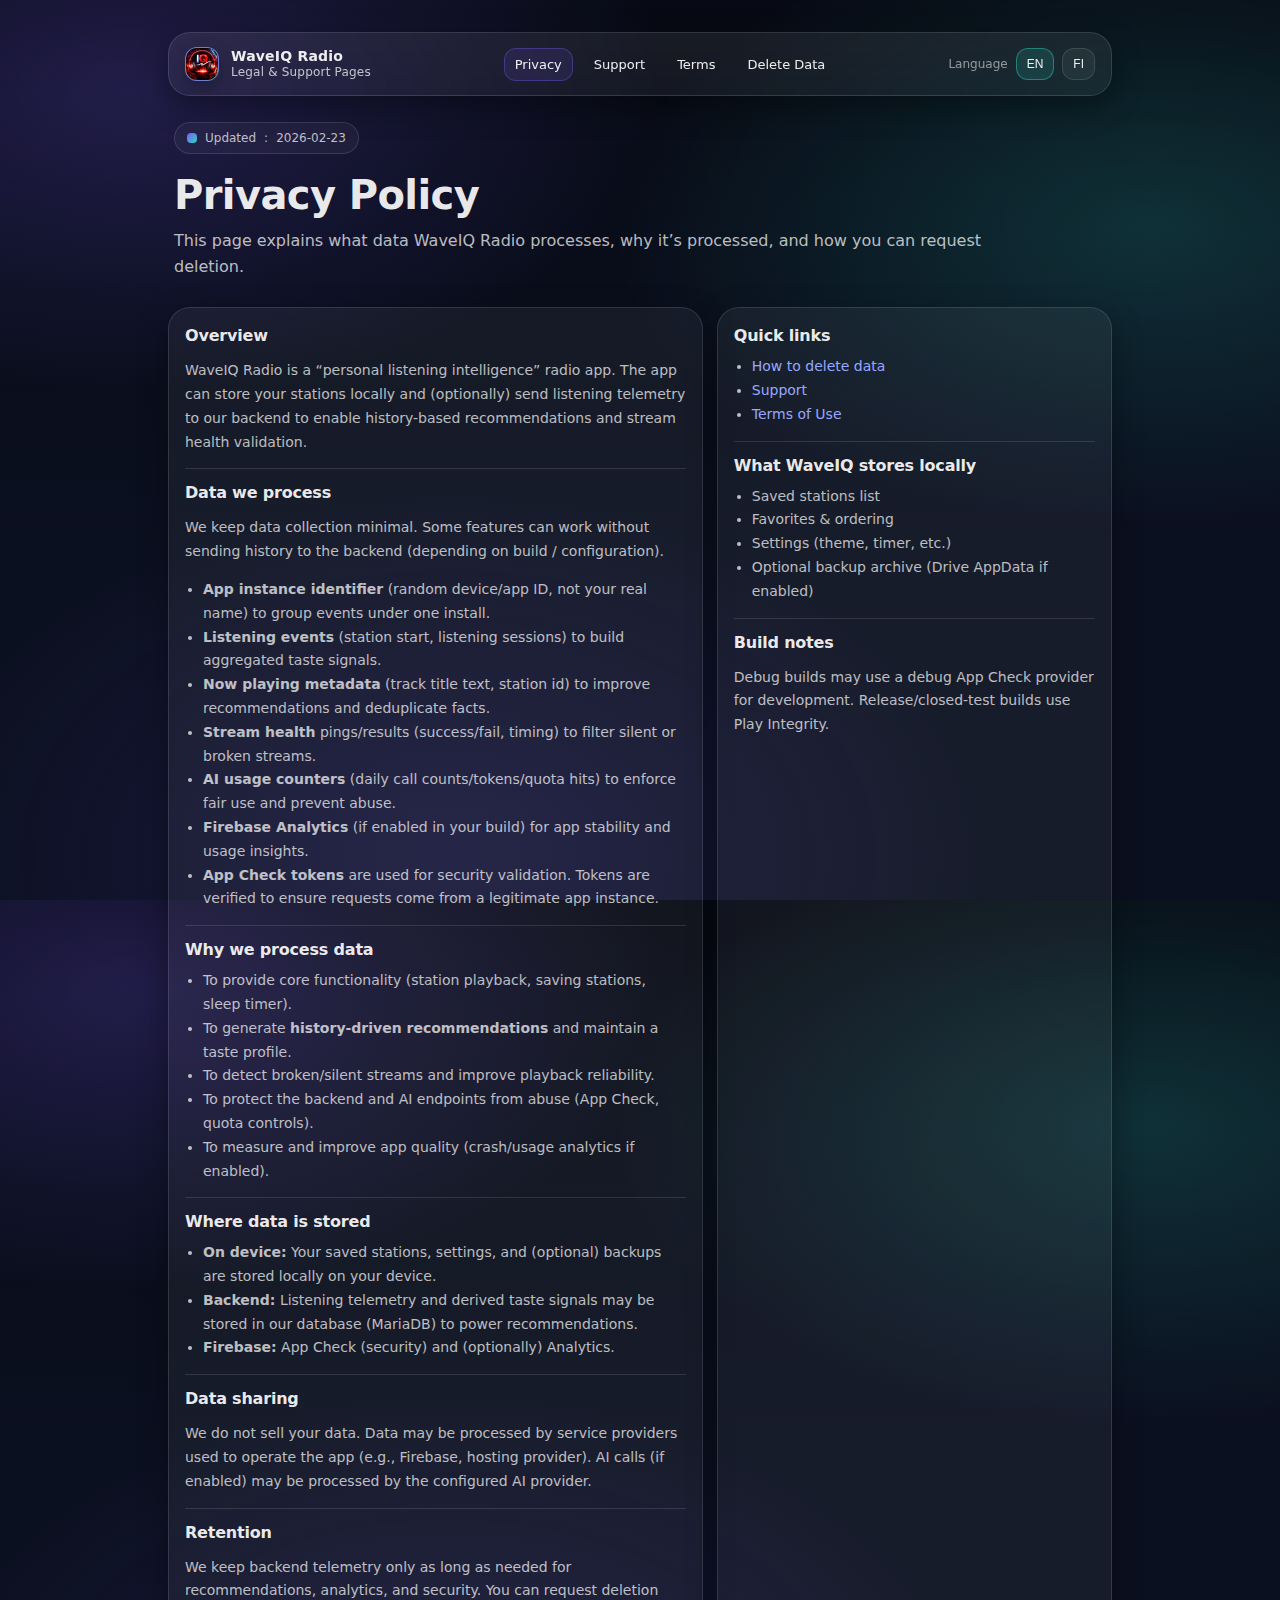
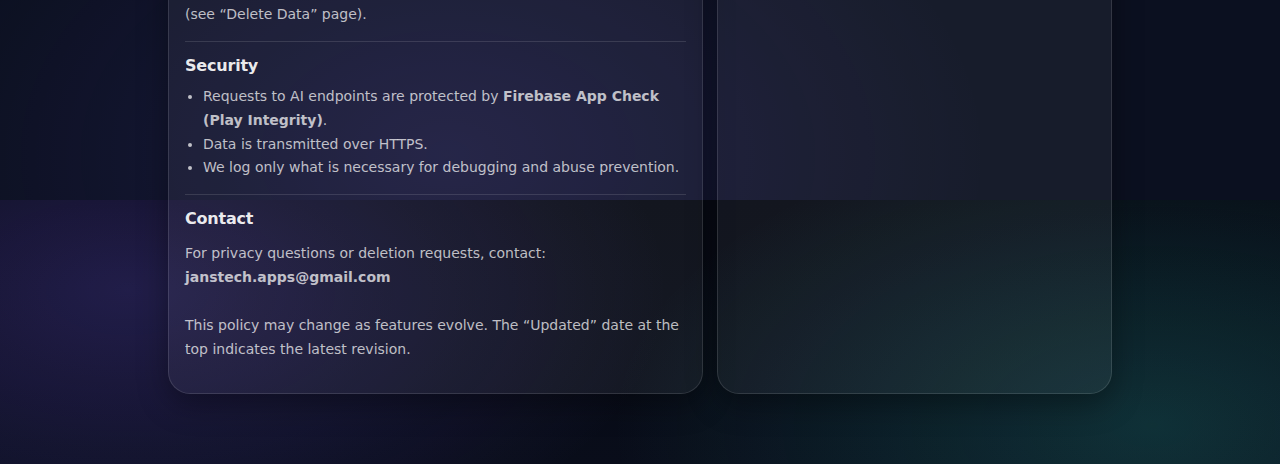
<file: index.html>
<!doctype html>
<html lang="en">
<head>
  <meta charset="utf-8" />
  <meta name="viewport" content="width=device-width, initial-scale=1" />
  <title>WaveIQ Radio – Privacy Policy</title>
  <link rel="stylesheet" href="style.css" />
  <meta name="robots" content="index,follow" />
</head>
<body>
  <div class="container">
    <header class="topbar">
      <div class="brand">
        <img class="logo" src="waveiq-logo.png" alt="WaveIQ Radio logo">
        <div>
          <h1>WaveIQ Radio <span class="sub">Legal & Support Pages</span></h1>
        </div>
      </div>

      <nav class="nav" aria-label="Primary">
        <a class="active" href="index.html" data-i18n="nav_privacy">Privacy</a>
        <a href="support.html" data-i18n="nav_support">Support</a>
        <a href="terms.html" data-i18n="nav_terms">Terms</a>
        <a href="delete-data.html" data-i18n="nav_delete">Delete Data</a>
      </nav>

      <div class="lang">
        <span class="hint" data-i18n="lang_label">Language</span>
        <button id="btnEn" type="button">EN</button>
        <button id="btnFi" type="button">FI</button>
      </div>
    </header>

    <section class="hero">
      <span class="badge"><i></i> <span data-i18n="badge">Updated</span>: <span id="lastUpdated">2026-02-23</span></span>
      <h2 data-i18n="title">Privacy Policy</h2>
      <p data-i18n="subtitle">
        This page explains what data WaveIQ Radio processes, why it’s processed, and how you can request deletion.
      </p>
    </section>

    <div class="grid">
      <main class="card">
        <h3 data-i18n="pp_overview_h">Overview</h3>
        <p data-i18n="pp_overview_p">
          WaveIQ Radio is a “personal listening intelligence” radio app. The app can store your stations locally and (optionally) send listening telemetry to our backend to enable history-based recommendations and stream health validation.
        </p>

        <hr class="sep"/>

        <h3 data-i18n="pp_data_h">Data we process</h3>
        <p class="small" data-i18n="pp_data_note">
          We keep data collection minimal. Some features can work without sending history to the backend (depending on build / configuration).
        </p>
        <ul>
          <li data-i18n="pp_data_1"><b>App instance identifier</b> (random device/app ID, not your real name) to group events under one install.</li>
          <li data-i18n="pp_data_2"><b>Listening events</b> (station start, listening sessions) to build aggregated taste signals.</li>
          <li data-i18n="pp_data_3"><b>Now playing metadata</b> (track title text, station id) to improve recommendations and deduplicate facts.</li>
          <li data-i18n="pp_data_4"><b>Stream health</b> pings/results (success/fail, timing) to filter silent or broken streams.</li>
          <li data-i18n="pp_data_5"><b>AI usage counters</b> (daily call counts/tokens/quota hits) to enforce fair use and prevent abuse.</li>
          <li data-i18n="pp_data_6"><b>Firebase Analytics</b> (if enabled in your build) for app stability and usage insights.</li>
          <li data-i18n="pp_data_7"><b>App Check tokens</b> are used for security validation. Tokens are verified to ensure requests come from a legitimate app instance.</li>
        </ul>

        <hr class="sep"/>

        <h3 data-i18n="pp_purpose_h">Why we process data</h3>
        <ul>
          <li data-i18n="pp_purpose_1">To provide core functionality (station playback, saving stations, sleep timer).</li>
          <li data-i18n="pp_purpose_2">To generate <b>history-driven recommendations</b> and maintain a taste profile.</li>
          <li data-i18n="pp_purpose_3">To detect broken/silent streams and improve playback reliability.</li>
          <li data-i18n="pp_purpose_4">To protect the backend and AI endpoints from abuse (App Check, quota controls).</li>
          <li data-i18n="pp_purpose_5">To measure and improve app quality (crash/usage analytics if enabled).</li>
        </ul>

        <hr class="sep"/>

        <h3 data-i18n="pp_storage_h">Where data is stored</h3>
        <ul>
          <li data-i18n="pp_storage_1"><b>On device:</b> Your saved stations, settings, and (optional) backups are stored locally on your device.</li>
          <li data-i18n="pp_storage_2"><b>Backend:</b> Listening telemetry and derived taste signals may be stored in our database (MariaDB) to power recommendations.</li>
          <li data-i18n="pp_storage_3"><b>Firebase:</b> App Check (security) and (optionally) Analytics.</li>
        </ul>

        <hr class="sep"/>

        <h3 data-i18n="pp_sharing_h">Data sharing</h3>
        <p data-i18n="pp_sharing_p">
          We do not sell your data. Data may be processed by service providers used to operate the app (e.g., Firebase, hosting provider). AI calls (if enabled) may be processed by the configured AI provider.
        </p>

        <hr class="sep"/>

        <h3 data-i18n="pp_retention_h">Retention</h3>
        <p data-i18n="pp_retention_p">
          We keep backend telemetry only as long as needed for recommendations, analytics, and security. You can request deletion (see “Delete Data” page).
        </p>

        <hr class="sep"/>

        <h3 data-i18n="pp_security_h">Security</h3>
        <ul>
          <li data-i18n="pp_security_1">Requests to AI endpoints are protected by <b>Firebase App Check (Play Integrity)</b>.</li>
          <li data-i18n="pp_security_2">Data is transmitted over HTTPS.</li>
          <li data-i18n="pp_security_3">We log only what is necessary for debugging and abuse prevention.</li>
        </ul>

        <hr class="sep"/>

        <h3 data-i18n="pp_contact_h">Contact</h3>
        <p data-i18n="pp_contact_p">
          For privacy questions or deletion requests, contact: <b>janstech.apps@gmail.com</b>
        </p>

        <p class="footer">
          <span data-i18n="pp_footer">
            This policy may change as features evolve. The “Updated” date at the top indicates the latest revision.
          </span>
        </p>
      </main>

      <aside class="card">
        <h3 data-i18n="quick_h">Quick links</h3>
        <ul>
          <li><a href="delete-data.html" data-i18n="quick_delete">How to delete data</a></li>
          <li><a href="support.html" data-i18n="quick_support">Support</a></li>
          <li><a href="terms.html" data-i18n="quick_terms">Terms of Use</a></li>
        </ul>

        <hr class="sep"/>

        <h3 data-i18n="facts_h">What WaveIQ stores locally</h3>
        <ul>
          <li data-i18n="facts_1">Saved stations list</li>
          <li data-i18n="facts_2">Favorites & ordering</li>
          <li data-i18n="facts_3">Settings (theme, timer, etc.)</li>
          <li data-i18n="facts_4">Optional backup archive (Drive AppData if enabled)</li>
        </ul>

        <hr class="sep"/>

        <h3 data-i18n="build_h">Build notes</h3>
        <p data-i18n="build_p">
          Debug builds may use a debug App Check provider for development. Release/closed-test builds use Play Integrity.
        </p>
      </aside>
    </div>
  </div>

  <script>
    const dict = {
      en: {
        nav_privacy: "Privacy",
        nav_support: "Support",
        nav_terms: "Terms",
        nav_delete: "Delete Data",
        lang_label: "Language",
        badge: "Updated",
        title: "Privacy Policy",
        subtitle: "This page explains what data WaveIQ Radio processes, why it’s processed, and how you can request deletion.",

        pp_overview_h: "Overview",
        pp_overview_p: "WaveIQ Radio is a “personal listening intelligence” radio app. The app can store your stations locally and (optionally) send listening telemetry to our backend to enable history-based recommendations and stream health validation.",

        pp_data_h: "Data we process",
        pp_data_note: "We keep data collection minimal. Some features can work without sending history to the backend (depending on build / configuration).",
        pp_data_1: "<b>App instance identifier</b> (random device/app ID, not your real name) to group events under one install.",
        pp_data_2: "<b>Listening events</b> (station start, listening sessions) to build aggregated taste signals.",
        pp_data_3: "<b>Now playing metadata</b> (track title text, station id) to improve recommendations and deduplicate facts.",
        pp_data_4: "<b>Stream health</b> pings/results (success/fail, timing) to filter silent or broken streams.",
        pp_data_5: "<b>AI usage counters</b> (daily call counts/tokens/quota hits) to enforce fair use and prevent abuse.",
        pp_data_6: "<b>Firebase Analytics</b> (if enabled in your build) for app stability and usage insights.",
        pp_data_7: "<b>App Check tokens</b> are used for security validation. Tokens are verified to ensure requests come from a legitimate app instance.",

        pp_purpose_h: "Why we process data",
        pp_purpose_1: "To provide core functionality (station playback, saving stations, sleep timer).",
        pp_purpose_2: "To generate <b>history-driven recommendations</b> and maintain a taste profile.",
        pp_purpose_3: "To detect broken/silent streams and improve playback reliability.",
        pp_purpose_4: "To protect the backend and AI endpoints from abuse (App Check, quota controls).",
        pp_purpose_5: "To measure and improve app quality (crash/usage analytics if enabled).",

        pp_storage_h: "Where data is stored",
        pp_storage_1: "<b>On device:</b> Your saved stations, settings, and (optional) backups are stored locally on your device.",
        pp_storage_2: "<b>Backend:</b> Listening telemetry and derived taste signals may be stored in our database (MariaDB) to power recommendations.",
        pp_storage_3: "<b>Firebase:</b> App Check (security) and (optionally) Analytics.",

        pp_sharing_h: "Data sharing",
        pp_sharing_p: "We do not sell your data. Data may be processed by service providers used to operate the app (e.g., Firebase, hosting provider). AI calls (if enabled) may be processed by the configured AI provider.",

        pp_retention_h: "Retention",
        pp_retention_p: "We keep backend telemetry only as long as needed for recommendations, analytics, and security. You can request deletion (see “Delete Data” page).",

        pp_security_h: "Security",
        pp_security_1: "Requests to AI endpoints are protected by <b>Firebase App Check (Play Integrity)</b>.",
        pp_security_2: "Data is transmitted over HTTPS.",
        pp_security_3: "We log only what is necessary for debugging and abuse prevention.",

        pp_contact_h: "Contact",
        pp_contact_p: "For privacy questions or deletion requests, contact: <b>janstech.apps@gmail.com</b>",

        pp_footer: "This policy may change as features evolve. The “Updated” date at the top indicates the latest revision.",

        quick_h: "Quick links",
        quick_delete: "How to delete data",
        quick_support: "Support",
        quick_terms: "Terms of Use",

        facts_h: "What WaveIQ stores locally",
        facts_1: "Saved stations list",
        facts_2: "Favorites & ordering",
        facts_3: "Settings (theme, timer, etc.)",
        facts_4: "Optional backup archive (Drive AppData if enabled)",

        build_h: "Build notes",
        build_p: "Debug builds may use a debug App Check provider for development. Release/closed-test builds use Play Integrity."
      },
      fi: {
        nav_privacy: "Tietosuoja",
        nav_support: "Tuki",
        nav_terms: "Käyttöehdot",
        nav_delete: "Poista tiedot",
        lang_label: "Kieli",
        badge: "Päivitetty",
        title: "Tietosuojakäytäntö",
        subtitle: "Tällä sivulla kerrotaan, mitä tietoja WaveIQ Radio käsittelee, miksi, sekä miten voit pyytää tietojen poistamista.",

        pp_overview_h: "Yleiskuva",
        pp_overview_p: "WaveIQ Radio on “personal listening intelligence” -radio. Sovellus voi tallentaa asemat laitteelle ja (valinnaisesti) lähettää kuuntelutapahtumia taustajärjestelmään history-pohjaisia suosituksia ja stream health -validointia varten.",

        pp_data_h: "Mitä tietoja käsitellään",
        pp_data_note: "Pidämme datankeruun minimissä. Osa ominaisuuksista toimii ilman historian lähettämistä backendiin (riippuen buildistä / asetuksista).",
        pp_data_1: "<b>Sovellusinstanssin tunniste</b> (satunnainen laite/app-id, ei oikea nimesi) tapahtumien ryhmittämiseen saman asennuksen alle.",
        pp_data_2: "<b>Kuuntelutapahtumat</b> (aseman aloitus, kuuntelusessiot) makutason signaalien muodostamiseen.",
        pp_data_3: "<b>Now playing -metadata</b> (kappaleen otsikkoteksti, station id) suositusten parantamiseen ja deduplikointiin.",
        pp_data_4: "<b>Stream health</b> (onnistui/epäonnistui, ajoitus) hiljaisten/rikkoutuneiden streamien suodattamiseen.",
        pp_data_5: "<b>AI-käyttölaskurit</b> (päivittäiset kutsut/tokenit/quota-hit) reilun käytön ja abuse-eston toteuttamiseen.",
        pp_data_6: "<b>Firebase Analytics</b> (jos käytössä buildissä) vakauden ja käytön mittaamiseen.",
        pp_data_7: "<b>App Check -tokenit</b> turvallisuusvalidointiin. Tokenit verifioidaan, jotta pyynnöt tulevat aidosta sovellusinstanssista.",

        pp_purpose_h: "Miksi tietoja käsitellään",
        pp_purpose_1: "Perustoiminnallisuuksien tarjoamiseen (toisto, asemien tallennus, uniajastin).",
        pp_purpose_2: "<b>History-pohjaisten suositusten</b> ja taste-profiilin tuottamiseen.",
        pp_purpose_3: "Hiljaisten/rikkoutuneiden streamien tunnistamiseen ja toiston luotettavuuden parantamiseen.",
        pp_purpose_4: "Backendin ja AI-endpointtien suojaamiseen väärinkäytöltä (App Check, quota).",
        pp_purpose_5: "Sovelluksen laadun kehittämiseen (crash/käyttöanalytiikka jos käytössä).",

        pp_storage_h: "Missä data säilytetään",
        pp_storage_1: "<b>Laitteella:</b> Tallennetut asemat, asetukset ja (valinnaiset) varmuuskopiot säilytetään laitteellasi.",
        pp_storage_2: "<b>Backend:</b> Kuunteludata ja johdettu taste-profiili voidaan tallentaa tietokantaan (MariaDB) suosituksia varten.",
        pp_storage_3: "<b>Firebase:</b> App Check (turva) ja (valinnaisesti) Analytics.",

        pp_sharing_h: "Tietojen luovutus",
        pp_sharing_p: "Emme myy tietojasi. Tietoja voidaan käsitellä palveluntarjoajien toimesta sovelluksen operointia varten (esim. Firebase, hosting). AI-kutsut (jos käytössä) voivat kulkea valitun AI-palvelun kautta.",

        pp_retention_h: "Säilytysaika",
        pp_retention_p: "Säilytämme backend-telemetrian vain niin kauan kuin se on tarpeen suosituksille, analytiikalle ja turvallisuudelle. Voit pyytää poistamista (katso “Poista tiedot”).",

        pp_security_h: "Tietoturva",
        pp_security_1: "AI-endpointit on suojattu <b>Firebase App Checkillä (Play Integrity)</b>.",
        pp_security_2: "Tieto siirtyy HTTPS-yhteydellä.",
        pp_security_3: "Lokia kerätään vain tarvittava määrä debuggausta ja abuse-estämistä varten.",

        pp_contact_h: "Yhteys",
        pp_contact_p: "Tietosuoja- ja poistopyynnöt: <b>janstech.apps@gmail.com</b>",

        pp_footer: "Tätä käytäntöä voidaan päivittää ominaisuuksien kehittyessä. Yläreunan “Päivitetty”-päivä kertoo viimeisimmän version.",

        quick_h: "Pikalinkit",
        quick_delete: "Miten tietoja poistetaan",
        quick_support: "Tuki",
        quick_terms: "Käyttöehdot",

        facts_h: "Mitä WaveIQ tallentaa laitteelle",
        facts_1: "Tallennettu asemalista",
        facts_2: "Suosikit ja järjestys",
        facts_3: "Asetukset (teema, ajastin jne.)",
        facts_4: "Valinnainen varmuuskopio (Drive AppData jos käytössä)",

        build_h: "Build-huomio",
        build_p: "Debug-buildit voivat käyttää kehitystä varten debug App Check -provideria. Release/closed-test käyttää Play Integrityä."
      }
    };

    function setLang(lang){
      localStorage.setItem("lang", lang);
      document.documentElement.lang = (lang === "fi") ? "fi" : "en";

      for (const el of document.querySelectorAll("[data-i18n]")){
        const key = el.getAttribute("data-i18n");
        if (dict[lang] && dict[lang][key] != null) el.innerHTML = dict[lang][key];
      }

      document.getElementById("btnFi").classList.toggle("active", lang === "fi");
      document.getElementById("btnEn").classList.toggle("active", lang === "en");
    }

    const saved = localStorage.getItem("lang") || "en";
    document.getElementById("btnFi").addEventListener("click", ()=>setLang("fi"));
    document.getElementById("btnEn").addEventListener("click", ()=>setLang("en"));
    setLang(saved);
  </script>
</body>
</html>
</file>
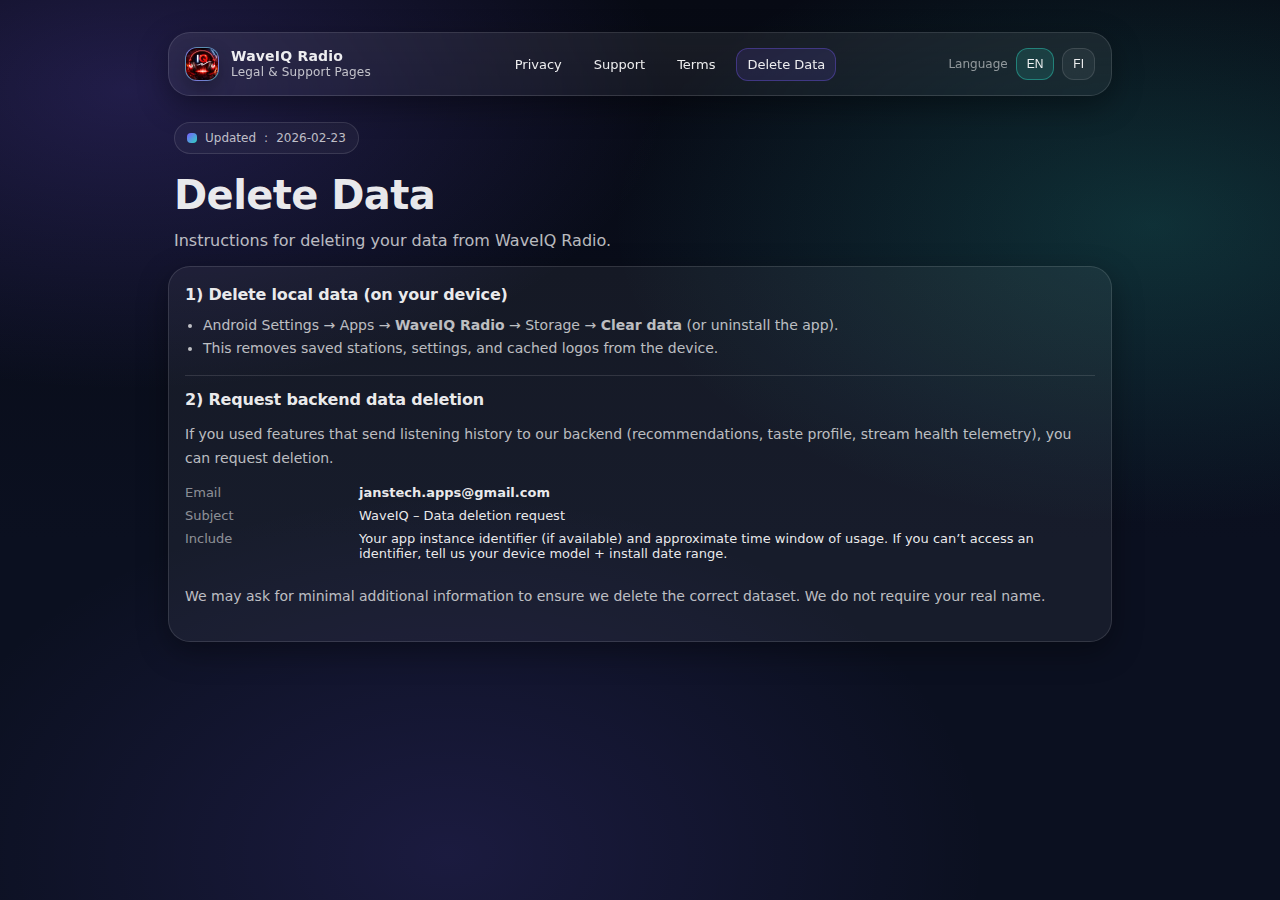
<file: delete-data.html>
<!doctype html>
<html lang="en">
<head>
  <meta charset="utf-8" />
  <meta name="viewport" content="width=device-width, initial-scale=1" />
  <title>WaveIQ Radio – Delete Data</title>
  <link rel="stylesheet" href="style.css" />
</head>
<body>
  <div class="container">
    <header class="topbar">
      <div class="brand">
        <img class="logo" src="waveiq-logo.png" alt="WaveIQ Radio logo">
        <div>
          <h1>WaveIQ Radio <span class="sub">Legal & Support Pages</span></h1>
        </div>
      </div>

      <nav class="nav" aria-label="Primary">
        <a href="index.html" data-i18n="nav_privacy">Privacy</a>
        <a href="support.html" data-i18n="nav_support">Support</a>
        <a href="terms.html" data-i18n="nav_terms">Terms</a>
        <a class="active" href="delete-data.html" data-i18n="nav_delete">Delete Data</a>
      </nav>

      <div class="lang">
        <span class="hint" data-i18n="lang_label">Language</span>
        <button id="btnEn" type="button">EN</button>
        <button id="btnFi" type="button">FI</button>
      </div>
    </header>

    <section class="hero">
      <span class="badge"><i></i> <span data-i18n="badge">Updated</span>: <span>2026-02-23</span></span>
      <h2 data-i18n="title">Delete Data</h2>
      <p data-i18n="subtitle">Instructions for deleting your data from WaveIQ Radio.</p>
    </section>

    <main class="card">
      <h3 data-i18n="local_h">1) Delete local data (on your device)</h3>
      <ul>
        <li data-i18n="local_1">Android Settings → Apps → <b>WaveIQ Radio</b> → Storage → <b>Clear data</b> (or uninstall the app).</li>
        <li data-i18n="local_2">This removes saved stations, settings, and cached logos from the device.</li>
      </ul>

      <hr class="sep"/>

      <h3 data-i18n="backend_h">2) Request backend data deletion</h3>
      <p data-i18n="backend_p">
        If you used features that send listening history to our backend (recommendations, taste profile, stream health telemetry), you can request deletion.
      </p>

      <div class="kv">
        <div data-i18n="kv_email_k">Email</div>
        <div><b>janstech.apps@gmail.com</b></div>

        <div data-i18n="kv_subject_k">Subject</div>
        <div><span class="inline code">WaveIQ – Data deletion request</span></div>

        <div data-i18n="kv_body_k">Include</div>
        <div data-i18n="kv_body_v">
          Your app instance identifier (if available) and approximate time window of usage. If you can’t access an identifier, tell us your device model + install date range.
        </div>
      </div>

      <p class="footer" data-i18n="footer">
        We may ask for minimal additional information to ensure we delete the correct dataset. We do not require your real name.
      </p>
    </main>
  </div>

  <script>
    const dict = {
      en: {
        nav_privacy:"Privacy", nav_support:"Support", nav_terms:"Terms", nav_delete:"Delete Data",
        lang_label:"Language", badge:"Updated",
        title:"Delete Data",
        subtitle:"Instructions for deleting your data from WaveIQ Radio.",
        local_h:"1) Delete local data (on your device)",
        local_1:"Android Settings → Apps → <b>WaveIQ Radio</b> → Storage → <b>Clear data</b> (or uninstall the app).",
        local_2:"This removes saved stations, settings, and cached logos from the device.",
        backend_h:"2) Request backend data deletion",
        backend_p:"If you used features that send listening history to our backend (recommendations, taste profile, stream health telemetry), you can request deletion.",
        kv_email_k:"Email",
        kv_subject_k:"Subject",
        kv_body_k:"Include",
        kv_body_v:"Your app instance identifier (if available) and approximate time window of usage. If you can’t access an identifier, tell us your device model + install date range.",
        footer:"We may ask for minimal additional information to ensure we delete the correct dataset. We do not require your real name."
      },
      fi: {
        nav_privacy:"Tietosuoja", nav_support:"Tuki", nav_terms:"Käyttöehdot", nav_delete:"Poista tiedot",
        lang_label:"Kieli", badge:"Päivitetty",
        title:"Tietojen poistaminen",
        subtitle:"Ohjeet WaveIQ Radion tietojen poistamiseen.",
        local_h:"1) Poista paikalliset tiedot (laitteelta)",
        local_1:"Androidin Asetukset → Sovellukset → <b>WaveIQ Radio</b> → Tallennustila → <b>Tyhjennä tiedot</b> (tai poista sovellus).",
        local_2:"Tämä poistaa tallennetut asemat, asetukset ja välimuistilogot laitteelta.",
        backend_h:"2) Pyydä backend-tietojen poistaminen",
        backend_p:"Jos käytit ominaisuuksia, jotka lähettävät kuunteluhistoriaa backendiin (suositukset, taste-profiili, stream health -telemetria), voit pyytää tietojen poistamista.",
        kv_email_k:"Sähköposti",
        kv_subject_k:"Aihe",
        kv_body_k:"Liitä viestiin",
        kv_body_v:"Sovellusinstanssin tunniste (jos saatavilla) ja likimääräinen käyttöaikaväli. Jos et löydä tunnistetta, kerro laitteen malli + arvioitu asennus-/käyttöaikaväli.",
        footer:"Saatamme pyytää minimimäärän lisätietoa, jotta poistamme oikean datasetin. Emme vaadi oikeaa nimeäsi."
      }
    };

    function setLang(lang){
      localStorage.setItem("lang", lang);
      document.documentElement.lang = (lang === "fi") ? "fi" : "en";
      for (const el of document.querySelectorAll("[data-i18n]")){
        const key = el.getAttribute("data-i18n");
        if (dict[lang] && dict[lang][key] != null) el.innerHTML = dict[lang][key];
      }
      document.getElementById("btnFi").classList.toggle("active", lang === "fi");
      document.getElementById("btnEn").classList.toggle("active", lang === "en");
    }

    const saved = localStorage.getItem("lang") || "en";
    document.getElementById("btnFi").addEventListener("click", ()=>setLang("fi"));
    document.getElementById("btnEn").addEventListener("click", ()=>setLang("en"));
    setLang(saved);
  </script>
</body>
</html>
</file>
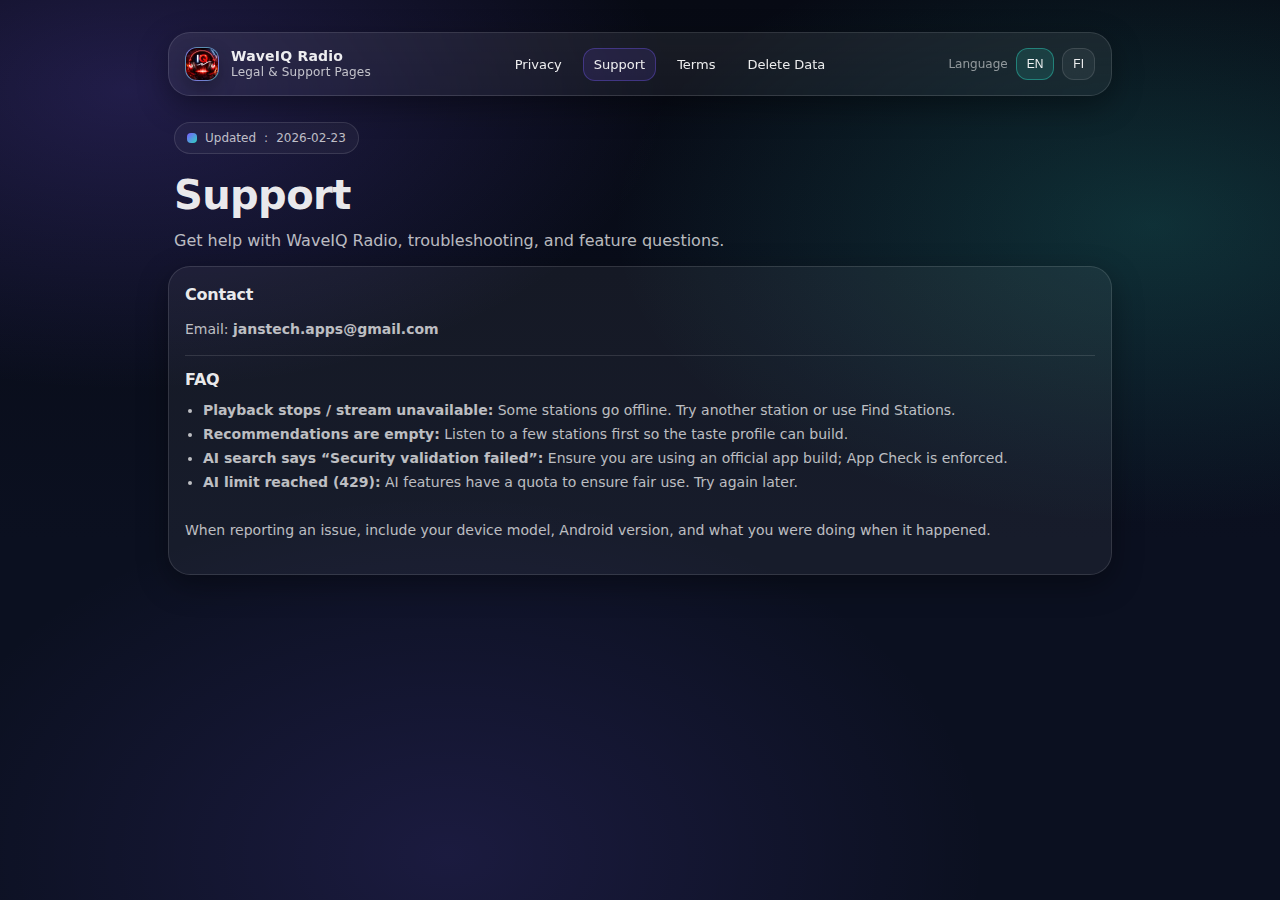
<file: support.html>
<!doctype html>
<html lang="en">
<head>
  <meta charset="utf-8" />
  <meta name="viewport" content="width=device-width, initial-scale=1" />
  <title>WaveIQ Radio – Support</title>
  <link rel="stylesheet" href="style.css" />
</head>
<body>
  <div class="container">
    <header class="topbar">
      <div class="brand">
        <img class="logo" src="waveiq-logo.png" alt="WaveIQ Radio logo">
        <div>
          <h1>WaveIQ Radio <span class="sub">Legal & Support Pages</span></h1>
        </div>
      </div>

      <nav class="nav" aria-label="Primary">
        <a href="index.html" data-i18n="nav_privacy">Privacy</a>
        <a class="active" href="support.html" data-i18n="nav_support">Support</a>
        <a href="terms.html" data-i18n="nav_terms">Terms</a>
        <a href="delete-data.html" data-i18n="nav_delete">Delete Data</a>
      </nav>

      <div class="lang">
        <span class="hint" data-i18n="lang_label">Language</span>
        <button id="btnEn" type="button">EN</button>
        <button id="btnFi" type="button">FI</button>
      </div>
    </header>

    <section class="hero">
      <span class="badge"><i></i> <span data-i18n="badge">Updated</span>: <span>2026-02-23</span></span>
      <h2 data-i18n="title">Support</h2>
      <p data-i18n="subtitle">Get help with WaveIQ Radio, troubleshooting, and feature questions.</p>
    </section>

    <main class="card">
      <h3 data-i18n="contact_h">Contact</h3>
      <p data-i18n="contact_p">Email: <b>janstech.apps@gmail.com</b></p>

      <hr class="sep"/>

      <h3 data-i18n="faq_h">FAQ</h3>
      <ul>
        <li data-i18n="faq_1"><b>Playback stops / stream unavailable:</b> Some stations go offline. Try another station or use Find Stations.</li>
        <li data-i18n="faq_2"><b>Recommendations are empty:</b> Listen to a few stations first so the taste profile can build.</li>
        <li data-i18n="faq_3"><b>AI search says “Security validation failed”:</b> Ensure you are using an official app build; App Check is enforced.</li>
        <li data-i18n="faq_4"><b>AI limit reached (429):</b> AI features have a quota to ensure fair use. Try again later.</li>
      </ul>

      <p class="footer" data-i18n="footer">
        When reporting an issue, include your device model, Android version, and what you were doing when it happened.
      </p>
    </main>
  </div>

  <script>
    const dict = {
      en: {
        nav_privacy:"Privacy", nav_support:"Support", nav_terms:"Terms", nav_delete:"Delete Data",
        lang_label:"Language", badge:"Updated",
        title:"Support",
        subtitle:"Get help with WaveIQ Radio, troubleshooting, and feature questions.",
        contact_h:"Contact",
        contact_p:"Email: <b>janstech.apps@gmail.com</b>",
        faq_h:"FAQ",
        faq_1:"<b>Playback stops / stream unavailable:</b> Some stations go offline. Try another station or use Find Stations.",
        faq_2:"<b>Recommendations are empty:</b> Listen to a few stations first so the taste profile can build.",
        faq_3:"<b>AI search says “Security validation failed”:</b> Ensure you are using an official app build; App Check is enforced.",
        faq_4:"<b>AI limit reached (429):</b> AI features have a quota to ensure fair use. Try again later.",
        footer:"When reporting an issue, include your device model, Android version, and what you were doing when it happened."
      },
      fi: {
        nav_privacy:"Tietosuoja", nav_support:"Tuki", nav_terms:"Käyttöehdot", nav_delete:"Poista tiedot",
        lang_label:"Kieli", badge:"Päivitetty",
        title:"Tuki",
        subtitle:"Apua WaveIQ Radioon, vianhakuun ja ominaisuuskysymyksiin.",
        contact_h:"Yhteystiedot",
        contact_p:"Sähköposti: <b>janstech.apps@gmail.com</b>",
        faq_h:"UKK",
        faq_1:"<b>Toisto pysähtyy / striimi ei ole saatavilla:</b> Osa asemista menee offlineen. Kokeile toista asemaa tai hae uusi Find Stations -näkymästä.",
        faq_2:"<b>Suositukset ovat tyhjiä:</b> Kuuntele muutamia asemia, jotta taste-profiili ehtii muodostua.",
        faq_3:"<b>AI-haku näyttää “Security validation failed”:</b> Käytä virallista buildiä; App Check on käytössä.",
        faq_4:"<b>AI limit reached (429):</b> AI-ominaisuuksissa on quota reilun käytön varmistamiseksi. Yritä myöhemmin uudelleen.",
        footer:"Kun raportoit bugia, kerro laitteen malli, Android-versio ja mitä teit juuri ennen ongelmaa."
      }
    };

    function setLang(lang){
      localStorage.setItem("lang", lang);
      document.documentElement.lang = (lang === "fi") ? "fi" : "en";
      for (const el of document.querySelectorAll("[data-i18n]")){
        const key = el.getAttribute("data-i18n");
        if (dict[lang] && dict[lang][key] != null) el.innerHTML = dict[lang][key];
      }
      document.getElementById("btnFi").classList.toggle("active", lang === "fi");
      document.getElementById("btnEn").classList.toggle("active", lang === "en");
    }

    const saved = localStorage.getItem("lang") || "en";
    document.getElementById("btnFi").addEventListener("click", ()=>setLang("fi"));
    document.getElementById("btnEn").addEventListener("click", ()=>setLang("en"));
    setLang(saved);
  </script>
</body>
</html>
</file>
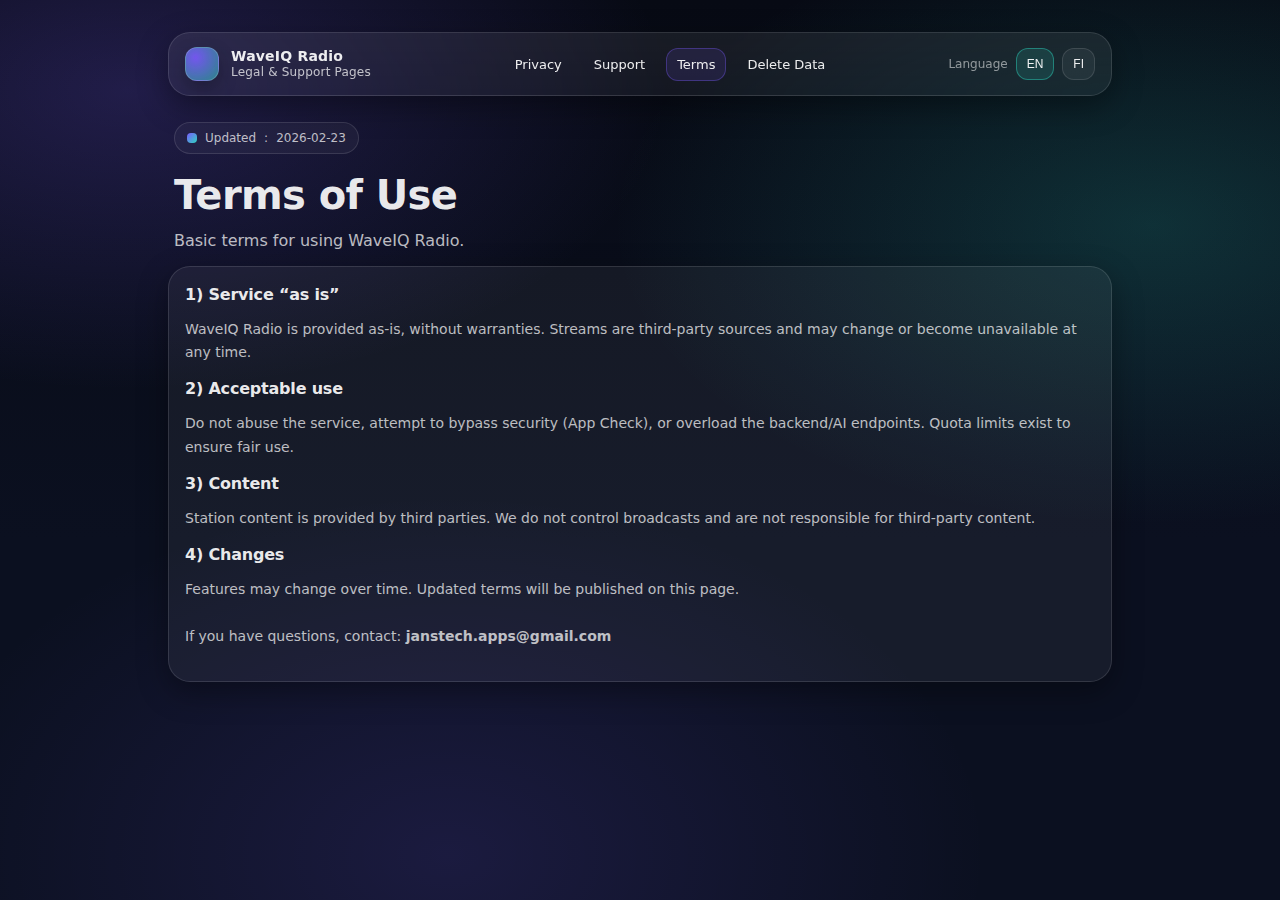
<file: terms.html>
<!doctype html>
<html lang="en">
<head>
  <meta charset="utf-8" />
  <meta name="viewport" content="width=device-width, initial-scale=1" />
  <title>WaveIQ Radio – Terms</title>
  <link rel="stylesheet" href="style.css" />
</head>
<body>
  <div class="container">
    <header class="topbar">
      <div class="brand">
        <div class="logo" aria-hidden="true"></div>
        <div>
          <h1>WaveIQ Radio <span class="sub">Legal & Support Pages</span></h1>
        </div>
      </div>

      <nav class="nav" aria-label="Primary">
        <a href="index.html" data-i18n="nav_privacy">Privacy</a>
        <a href="support.html" data-i18n="nav_support">Support</a>
        <a class="active" href="terms.html" data-i18n="nav_terms">Terms</a>
        <a href="delete-data.html" data-i18n="nav_delete">Delete Data</a>
      </nav>

      <div class="lang">
        <span class="hint" data-i18n="lang_label">Language</span>
        <button id="btnEn" type="button">EN</button>
        <button id="btnFi" type="button">FI</button>
      </div>
    </header>

    <section class="hero">
      <span class="badge"><i></i> <span data-i18n="badge">Updated</span>: <span>2026-02-23</span></span>
      <h2 data-i18n="title">Terms of Use</h2>
      <p data-i18n="subtitle">Basic terms for using WaveIQ Radio.</p>
    </section>

    <main class="card">
      <h3 data-i18n="t1_h">1) Service “as is”</h3>
      <p data-i18n="t1_p">WaveIQ Radio is provided as-is, without warranties. Streams are third-party sources and may change or become unavailable at any time.</p>

      <h3 data-i18n="t2_h">2) Acceptable use</h3>
      <p data-i18n="t2_p">Do not abuse the service, attempt to bypass security (App Check), or overload the backend/AI endpoints. Quota limits exist to ensure fair use.</p>

      <h3 data-i18n="t3_h">3) Content</h3>
      <p data-i18n="t3_p">Station content is provided by third parties. We do not control broadcasts and are not responsible for third-party content.</p>

      <h3 data-i18n="t4_h">4) Changes</h3>
      <p data-i18n="t4_p">Features may change over time. Updated terms will be published on this page.</p>

      <p class="footer" data-i18n="footer">If you have questions, contact: <b>janstech.apps@gmail.com</b></p>
    </main>
  </div>

  <script>
    const dict = {
      en: {
        nav_privacy:"Privacy", nav_support:"Support", nav_terms:"Terms", nav_delete:"Delete Data",
        lang_label:"Language", badge:"Updated",
        title:"Terms of Use",
        subtitle:"Basic terms for using WaveIQ Radio.",
        t1_h:"1) Service “as is”",
        t1_p:"WaveIQ Radio is provided as-is, without warranties. Streams are third-party sources and may change or become unavailable at any time.",
        t2_h:"2) Acceptable use",
        t2_p:"Do not abuse the service, attempt to bypass security (App Check), or overload the backend/AI endpoints. Quota limits exist to ensure fair use.",
        t3_h:"3) Content",
        t3_p:"Station content is provided by third parties. We do not control broadcasts and are not responsible for third-party content.",
        t4_h:"4) Changes",
        t4_p:"Features may change over time. Updated terms will be published on this page.",
        footer:"If you have questions, contact: <b>janstech.apps@gmail.com</b>"
      },
      fi: {
        nav_privacy:"Tietosuoja", nav_support:"Tuki", nav_terms:"Käyttöehdot", nav_delete:"Poista tiedot",
        lang_label:"Kieli", badge:"Päivitetty",
        title:"Käyttöehdot",
        subtitle:"Perusehdot WaveIQ Radion käyttöön.",
        t1_h:"1) Palvelu “sellaisenaan”",
        t1_p:"WaveIQ Radio tarjotaan sellaisenaan ilman takuita. Streamit ovat kolmansien osapuolien lähteitä ja voivat muuttua tai poistua käytöstä milloin tahansa.",
        t2_h:"2) Hyväksyttävä käyttö",
        t2_p:"Älä väärinkäytä palvelua, yritä kiertää suojausta (App Check) tai kuormita backendiä/AI-endpointteja. Quota-rajoitukset varmistavat reilun käytön.",
        t3_h:"3) Sisältö",
        t3_p:"Asemien sisältö tulee kolmansilta osapuolilta. Emme hallitse lähetyksiä emmekä vastaa kolmannen osapuolen sisällöstä.",
        t4_h:"4) Muutokset",
        t4_p:"Ominaisuudet voivat muuttua ajan myötä. Päivitetyt ehdot julkaistaan tällä sivulla.",
        footer:"Kysymykset: <b>janstech.apps@gmail.com</b>"
      }
    };

    function setLang(lang){
      localStorage.setItem("lang", lang);
      document.documentElement.lang = (lang === "fi") ? "fi" : "en";
      for (const el of document.querySelectorAll("[data-i18n]")){
        const key = el.getAttribute("data-i18n");
        if (dict[lang] && dict[lang][key] != null) el.innerHTML = dict[lang][key];
      }
      document.getElementById("btnFi").classList.toggle("active", lang === "fi");
      document.getElementById("btnEn").classList.toggle("active", lang === "en");
    }

    const saved = localStorage.getItem("lang") || "en";
    document.getElementById("btnFi").addEventListener("click", ()=>setLang("fi"));
    document.getElementById("btnEn").addEventListener("click", ()=>setLang("en"));
    setLang(saved);
  </script>
</body>
</html>
</file>
<file: style.css>
:root{
  --bg: #0b1020;
  --panel: rgba(255,255,255,0.06);
  --panel2: rgba(255,255,255,0.08);
  --text: rgba(255,255,255,0.92);
  --muted: rgba(255,255,255,0.72);
  --faint: rgba(255,255,255,0.52);
  --accent: #7c5cff;
  --accent2: #2dd4bf;
  --border: rgba(255,255,255,0.12);
  --shadow: 0 10px 30px rgba(0,0,0,0.35);
  --radius: 16px;
  --radius2: 22px;
  --maxw: 980px;
}

*{ box-sizing:border-box; }
html, body{ height:100%; }
body{
  margin:0;
  font-family: ui-sans-serif, system-ui, -apple-system, Segoe UI, Roboto, Helvetica, Arial, "Apple Color Emoji","Segoe UI Emoji";
  color: var(--text);
  background:
    radial-gradient(900px 500px at 10% 10%, rgba(124,92,255,0.22), transparent 60%),
    radial-gradient(900px 500px at 90% 25%, rgba(45,212,191,0.18), transparent 60%),
    radial-gradient(900px 600px at 35% 95%, rgba(124,92,255,0.14), transparent 60%),
    linear-gradient(180deg, #070a14 0%, #0b1020 60%, #0b1020 100%);
}

a{ color: #9aa7ff; text-decoration:none; }
a:hover{ text-decoration:underline; }

.container{
  max-width: var(--maxw);
  margin: 0 auto;
  padding: 22px 18px 70px;
}

.topbar{
  display:flex;
  align-items:center;
  justify-content:space-between;
  gap:14px;
  padding: 14px 16px;
  margin-top: 10px;
  border: 1px solid var(--border);
  background: linear-gradient(180deg, rgba(255,255,255,0.07), rgba(255,255,255,0.05));
  border-radius: var(--radius2);
  box-shadow: var(--shadow);
  position: sticky;
  top: 10px;
  backdrop-filter: blur(10px);
  z-index: 10;
}

.brand{
  display:flex;
  align-items:center;
  gap:12px;
  min-width: 220px;
}

.logo{
  width: 34px;
  height: 34px;
  border-radius: 12px;
  background: radial-gradient(circle at 30% 30%, rgba(124,92,255,0.9), rgba(45,212,191,0.55));
  border: 1px solid rgba(255,255,255,0.16);
  box-shadow: 0 8px 18px rgba(0,0,0,0.25);
}

.brand h1{
  font-size: 14px;
  line-height: 1.15;
  margin:0;
  font-weight: 700;
  letter-spacing: 0.2px;
}
.brand .sub{
  display:block;
  font-size: 12px;
  color: var(--muted);
  font-weight: 500;
  margin-top: 2px;
}

.nav{
  display:flex;
  flex-wrap:wrap;
  gap:10px;
  justify-content:center;
}
.nav a{
  padding: 8px 10px;
  border-radius: 12px;
  border: 1px solid transparent;
  color: var(--text);
  font-size: 13px;
  background: transparent;
}
.nav a:hover{
  border-color: var(--border);
  background: rgba(255,255,255,0.05);
}
.nav a.active{
  border-color: rgba(124,92,255,0.35);
  background: rgba(124,92,255,0.12);
}

.lang{
  display:flex;
  align-items:center;
  gap:8px;
  min-width: 160px;
  justify-content:flex-end;
}
.lang .hint{
  font-size: 12px;
  color: var(--faint);
}
.lang button{
  border: 1px solid var(--border);
  background: rgba(255,255,255,0.05);
  color: var(--text);
  padding: 8px 10px;
  border-radius: 12px;
  cursor: pointer;
  font-size: 12px;
}
.lang button.active{
  border-color: rgba(45,212,191,0.45);
  background: rgba(45,212,191,0.14);
}

.hero{
  padding: 26px 6px 12px;
}
.hero h2{
  font-size: 40px;
  margin: 18px 0 10px;
  letter-spacing: -0.6px;
}
.hero p{
  margin: 0;
  color: var(--muted);
  font-size: 16px;
  line-height: 1.6;
  max-width: 80ch;
}

.grid{
  display:grid;
  grid-template-columns: 1fr;
  gap: 14px;
  margin-top: 16px;
}
@media(min-width: 900px){
  .grid{ grid-template-columns: 1.15fr 0.85fr; }
}

.card{
  border: 1px solid var(--border);
  background: rgba(255,255,255,0.05);
  border-radius: var(--radius2);
  padding: 18px 16px;
  box-shadow: var(--shadow);
}
.card h3{
  margin: 0 0 10px;
  font-size: 16px;
  letter-spacing: -0.2px;
}
.card p, .card li{
  color: var(--muted);
  line-height: 1.7;
  font-size: 14px;
}
.card ul{
  margin: 8px 0 0;
  padding-left: 18px;
}
.kv{
  display:grid;
  grid-template-columns: 160px 1fr;
  gap: 8px 14px;
  margin-top: 10px;
  font-size: 13px;
}
.kv div:nth-child(odd){
  color: var(--faint);
}
.badge{
  display:inline-flex;
  align-items:center;
  gap:8px;
  padding: 8px 12px;
  border-radius: 999px;
  border: 1px solid var(--border);
  background: rgba(255,255,255,0.04);
  font-size: 12px;
  color: var(--muted);
}
.badge i{
  display:inline-block;
  width: 10px;
  height: 10px;
  border-radius: 4px;
  background: linear-gradient(135deg, var(--accent), var(--accent2));
}

.footer{
  margin-top: 24px;
  color: var(--faint);
  font-size: 12px;
  line-height: 1.6;
}

hr.sep{
  border: none;
  border-top: 1px solid var(--border);
  margin: 14px 0;
}

.small{
  font-size: 12px;
  color: var(--faint);
}
code.inline{
  padding: 2px 6px;
  border-radius: 8px;
  border: 1px solid var(--border);
  background: rgba(0,0,0,0.25);
  color: rgba(255,255,255,0.86);
}
</file>
